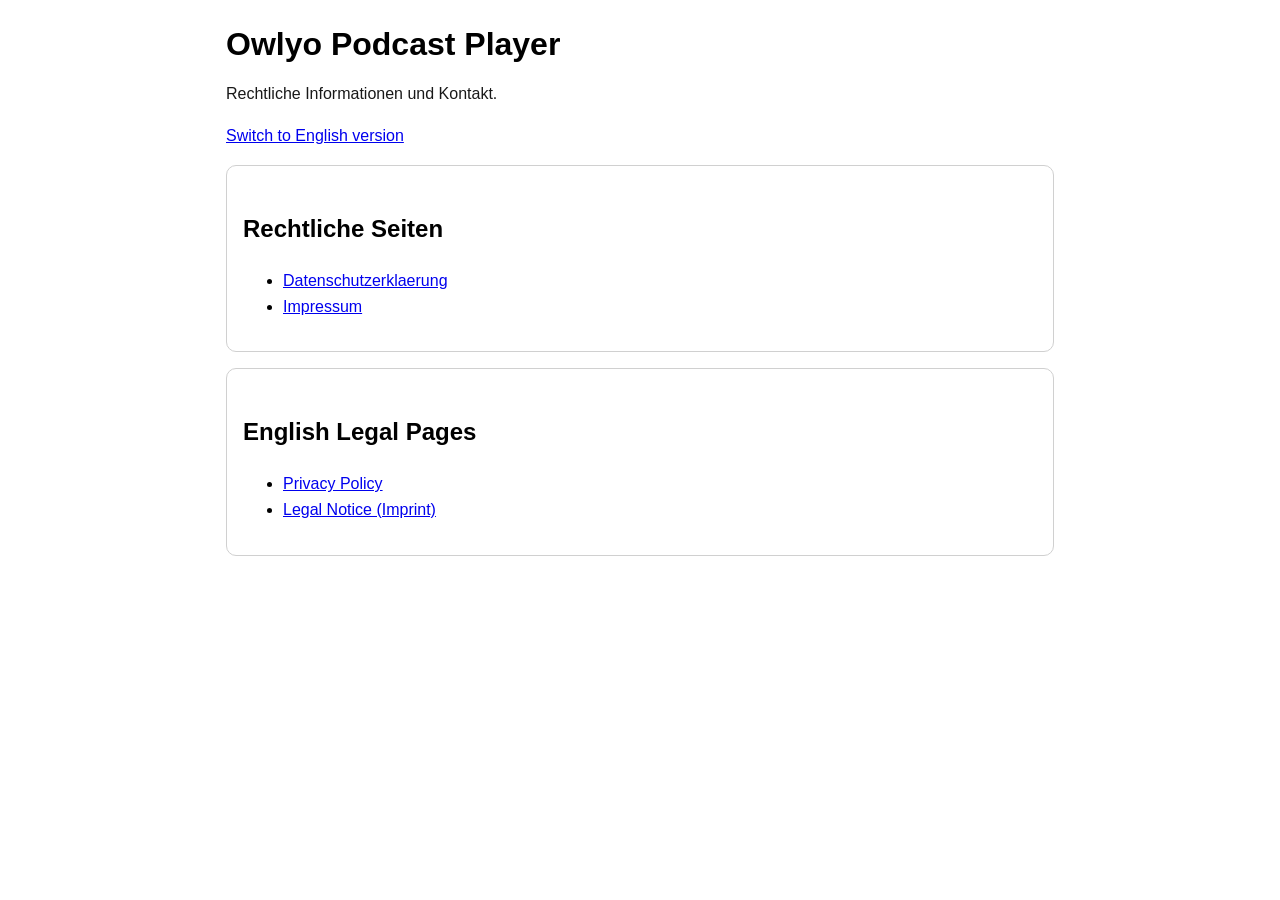
<file: index.html>
<!doctype html>
<html lang="de">
  <head>
    <meta charset="utf-8">
    <meta name="viewport" content="width=device-width, initial-scale=1">
    <title>Owlyo Podcast Player - Rechtliches</title>
    <meta name="description" content="Rechtliche Informationen zu Owlyo Podcast Player">
    <link rel="stylesheet" href="styles.css">
  </head>
  <body>
    <main class="container">
      <h1>Owlyo Podcast Player</h1>
      <p class="lead">Rechtliche Informationen und Kontakt.</p>
      <p class="meta"><a href="index-en.html">Switch to English version</a></p>

      <section class="card">
        <h2>Rechtliche Seiten</h2>
        <ul>
          <li><a href="datenschutz.html">Datenschutzerklaerung</a></li>
          <li><a href="impressum.html">Impressum</a></li>
        </ul>
      </section>

      <section class="card">
        <h2>English Legal Pages</h2>
        <ul>
          <li><a href="privacy-policy.html">Privacy Policy</a></li>
          <li><a href="legal-notice.html">Legal Notice (Imprint)</a></li>
        </ul>
      </section>
    </main>
  </body>
</html>
</file>
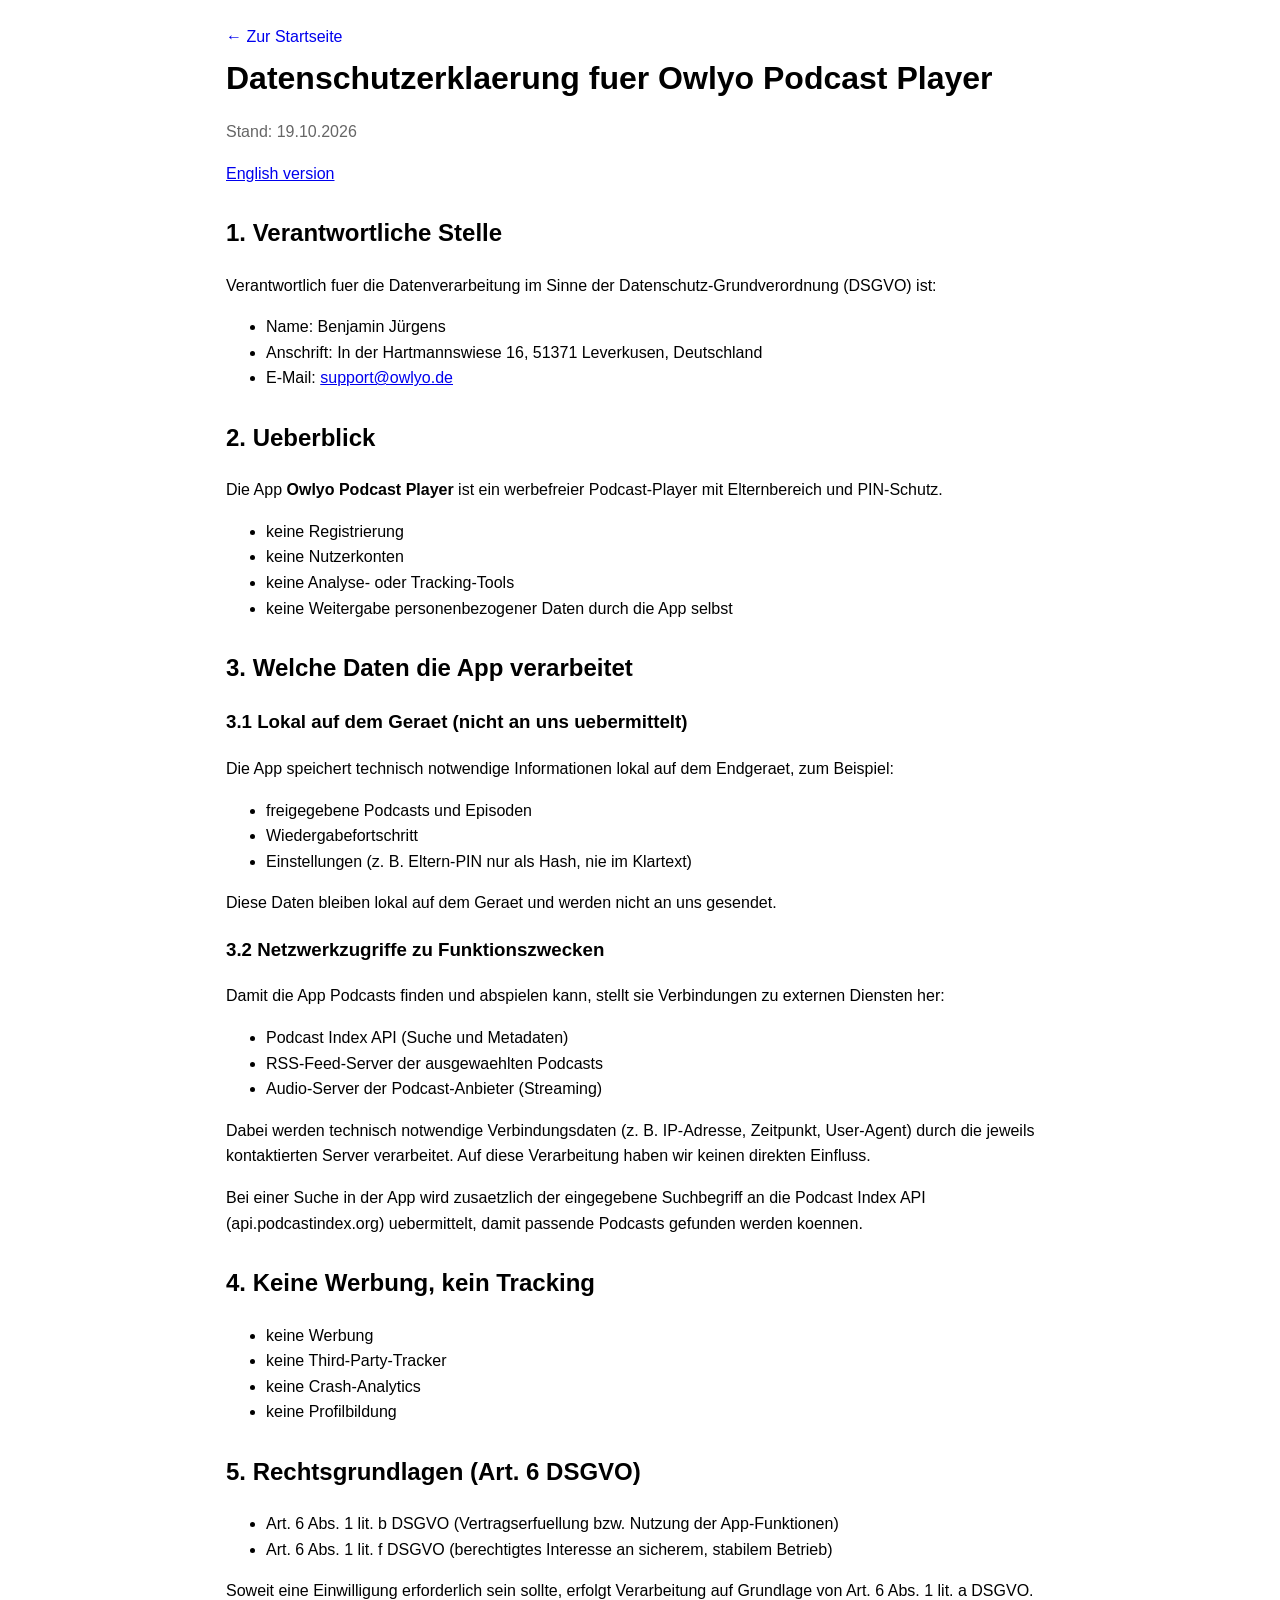
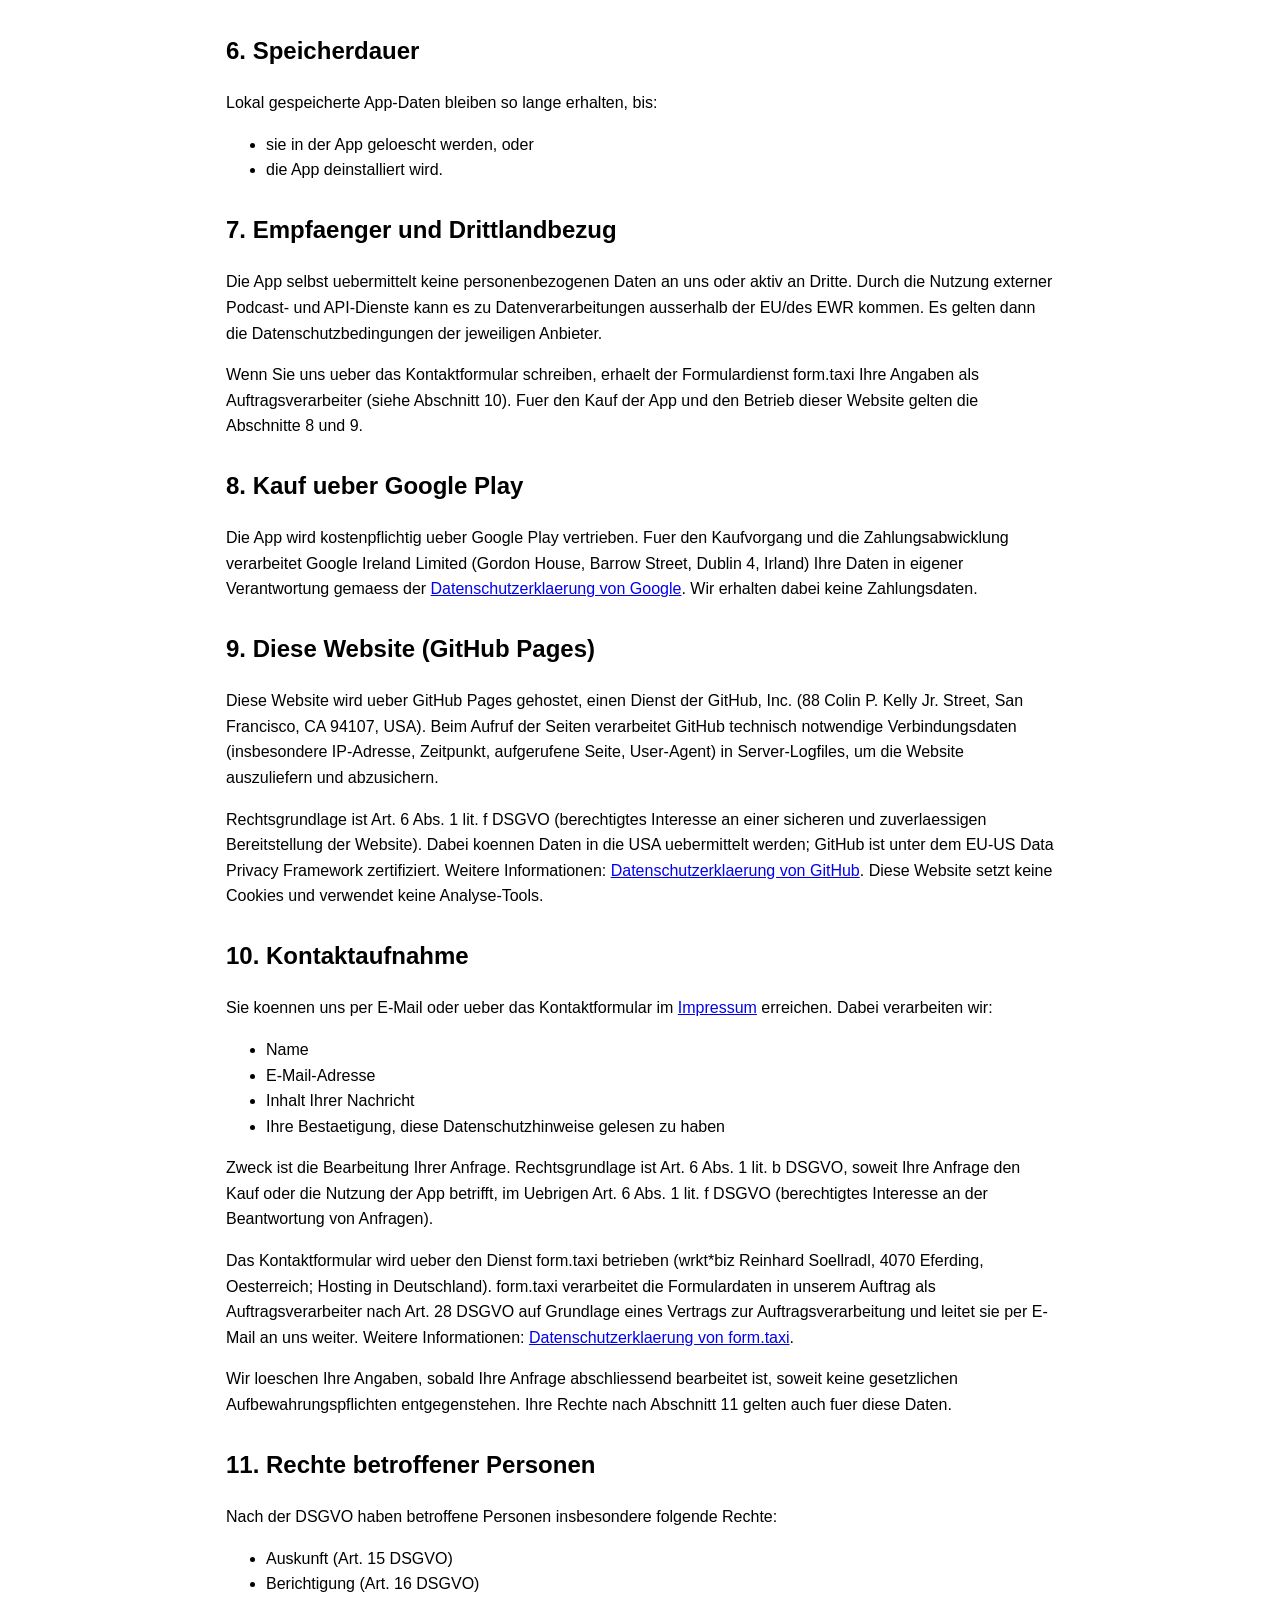
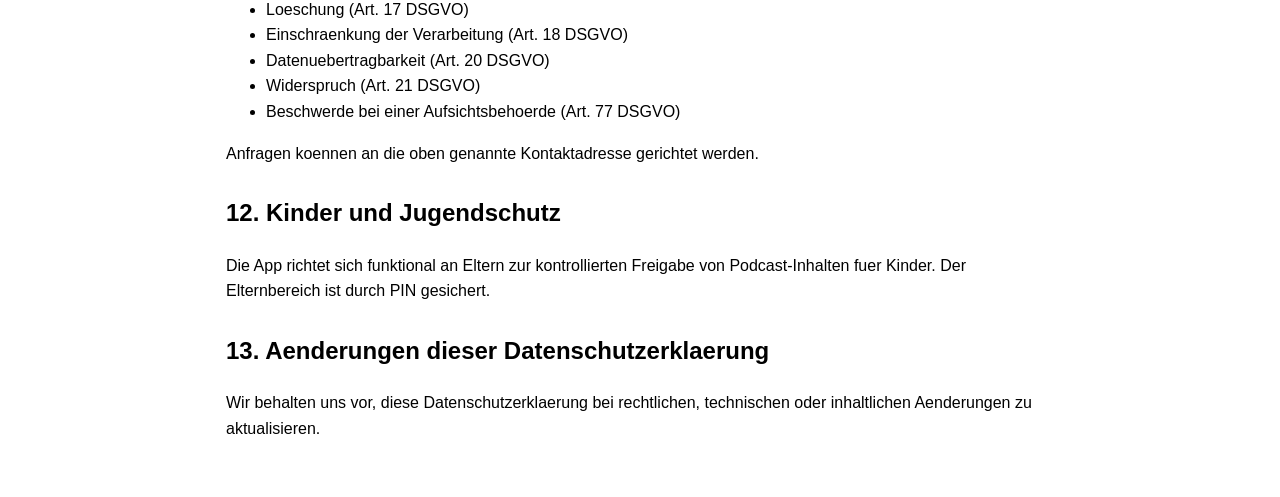
<file: datenschutz.html>
<!doctype html>
<html lang="de">
  <head>
    <meta charset="utf-8">
    <meta name="viewport" content="width=device-width, initial-scale=1">
    <title>Datenschutzerklaerung - Owlyo Podcast Player</title>
    <meta name="description" content="Datenschutzerklaerung von Owlyo Podcast Player">
    <link rel="stylesheet" href="styles.css">
  </head>
  <body>
    <main class="container">
      <a class="back-link" href="index.html">&larr; Zur Startseite</a>
      <h1>Datenschutzerklaerung fuer Owlyo Podcast Player</h1>
      <p class="meta">Stand: 19.10.2026</p>
      <p class="meta"><a href="privacy-policy.html">English version</a></p>

      <h2>1. Verantwortliche Stelle</h2>
      <p>
        Verantwortlich fuer die Datenverarbeitung im Sinne der
        Datenschutz-Grundverordnung (DSGVO) ist:
      </p>
      <ul>
        <li>Name: Benjamin Jürgens</li>
        <li>Anschrift: In der Hartmannswiese 16, 51371 Leverkusen, Deutschland</li>
        <li>E-Mail: <a href="mailto:support@owlyo.de">support@owlyo.de</a></li>
      </ul>

      <h2>2. Ueberblick</h2>
      <p>
        Die App <strong>Owlyo Podcast Player</strong> ist ein werbefreier Podcast-Player
        mit Elternbereich und PIN-Schutz.
      </p>
      <ul>
        <li>keine Registrierung</li>
        <li>keine Nutzerkonten</li>
        <li>keine Analyse- oder Tracking-Tools</li>
        <li>keine Weitergabe personenbezogener Daten durch die App selbst</li>
      </ul>

      <h2>3. Welche Daten die App verarbeitet</h2>
      <h3>3.1 Lokal auf dem Geraet (nicht an uns uebermittelt)</h3>
      <p>
        Die App speichert technisch notwendige Informationen lokal auf dem
        Endgeraet, zum Beispiel:
      </p>
      <ul>
        <li>freigegebene Podcasts und Episoden</li>
        <li>Wiedergabefortschritt</li>
        <li>Einstellungen (z. B. Eltern-PIN nur als Hash, nie im Klartext)</li>
      </ul>
      <p>
        Diese Daten bleiben lokal auf dem Geraet und werden nicht an uns gesendet.
      </p>

      <h3>3.2 Netzwerkzugriffe zu Funktionszwecken</h3>
      <p>
        Damit die App Podcasts finden und abspielen kann, stellt sie Verbindungen
        zu externen Diensten her:
      </p>
      <ul>
        <li>Podcast Index API (Suche und Metadaten)</li>
        <li>RSS-Feed-Server der ausgewaehlten Podcasts</li>
        <li>Audio-Server der Podcast-Anbieter (Streaming)</li>
      </ul>
      <p>
        Dabei werden technisch notwendige Verbindungsdaten (z. B. IP-Adresse,
        Zeitpunkt, User-Agent) durch die jeweils kontaktierten Server verarbeitet.
        Auf diese Verarbeitung haben wir keinen direkten Einfluss.
      </p>
      <p>
        Bei einer Suche in der App wird zusaetzlich der eingegebene Suchbegriff an
        die Podcast Index API (api.podcastindex.org) uebermittelt, damit passende
        Podcasts gefunden werden koennen.
      </p>

      <h2>4. Keine Werbung, kein Tracking</h2>
      <ul>
        <li>keine Werbung</li>
        <li>keine Third-Party-Tracker</li>
        <li>keine Crash-Analytics</li>
        <li>keine Profilbildung</li>
      </ul>

      <h2>5. Rechtsgrundlagen (Art. 6 DSGVO)</h2>
      <ul>
        <li>
          Art. 6 Abs. 1 lit. b DSGVO (Vertragserfuellung bzw. Nutzung der
          App-Funktionen)
        </li>
        <li>
          Art. 6 Abs. 1 lit. f DSGVO (berechtigtes Interesse an sicherem,
          stabilem Betrieb)
        </li>
      </ul>
      <p>
        Soweit eine Einwilligung erforderlich sein sollte, erfolgt Verarbeitung auf
        Grundlage von Art. 6 Abs. 1 lit. a DSGVO.
      </p>

      <h2>6. Speicherdauer</h2>
      <p>Lokal gespeicherte App-Daten bleiben so lange erhalten, bis:</p>
      <ul>
        <li>sie in der App geloescht werden, oder</li>
        <li>die App deinstalliert wird.</li>
      </ul>

      <h2>7. Empfaenger und Drittlandbezug</h2>
      <p>
        Die App selbst uebermittelt keine personenbezogenen Daten an uns oder
        aktiv an Dritte. Durch die Nutzung externer Podcast- und API-Dienste kann
        es zu Datenverarbeitungen ausserhalb der EU/des EWR kommen. Es gelten dann
        die Datenschutzbedingungen der jeweiligen Anbieter.
      </p>
      <p>
        Wenn Sie uns ueber das Kontaktformular schreiben, erhaelt der
        Formulardienst form.taxi Ihre Angaben als Auftragsverarbeiter (siehe
        Abschnitt 10). Fuer den Kauf der App und den Betrieb dieser Website gelten
        die Abschnitte 8 und 9.
      </p>

      <h2>8. Kauf ueber Google Play</h2>
      <p>
        Die App wird kostenpflichtig ueber Google Play vertrieben. Fuer den
        Kaufvorgang und die Zahlungsabwicklung verarbeitet Google Ireland Limited
        (Gordon House, Barrow Street, Dublin 4, Irland) Ihre Daten in eigener
        Verantwortung gemaess der
        <a href="https://policies.google.com/privacy">Datenschutzerklaerung von Google</a>.
        Wir erhalten dabei keine Zahlungsdaten.
      </p>

      <h2>9. Diese Website (GitHub Pages)</h2>
      <p>
        Diese Website wird ueber GitHub Pages gehostet, einen Dienst der GitHub,
        Inc. (88 Colin P. Kelly Jr. Street, San Francisco, CA 94107, USA). Beim
        Aufruf der Seiten verarbeitet GitHub technisch notwendige Verbindungsdaten
        (insbesondere IP-Adresse, Zeitpunkt, aufgerufene Seite, User-Agent) in
        Server-Logfiles, um die Website auszuliefern und abzusichern.
      </p>
      <p>
        Rechtsgrundlage ist Art. 6 Abs. 1 lit. f DSGVO (berechtigtes Interesse an
        einer sicheren und zuverlaessigen Bereitstellung der Website). Dabei
        koennen Daten in die USA uebermittelt werden; GitHub ist unter dem
        EU-US Data Privacy Framework zertifiziert. Weitere Informationen:
        <a href="https://docs.github.com/de/site-policy/privacy-policies/github-general-privacy-statement">Datenschutzerklaerung von GitHub</a>.
        Diese Website setzt keine Cookies und verwendet keine Analyse-Tools.
      </p>

      <!-- tb:privacy-contact -->
      <h2 id="kontaktformular">10. Kontaktaufnahme</h2>
      <p>
        Sie koennen uns per E-Mail oder ueber das Kontaktformular im
        <a href="impressum.html">Impressum</a> erreichen. Dabei verarbeiten wir:
      </p>
      <ul>
        <li>Name</li>
        <li>E-Mail-Adresse</li>
        <li>Inhalt Ihrer Nachricht</li>
        <li>Ihre Bestaetigung, diese Datenschutzhinweise gelesen zu haben</li>
      </ul>
      <p>
        Zweck ist die Bearbeitung Ihrer Anfrage. Rechtsgrundlage ist Art. 6 Abs. 1
        lit. b DSGVO, soweit Ihre Anfrage den Kauf oder die Nutzung der App
        betrifft, im Uebrigen Art. 6 Abs. 1 lit. f DSGVO (berechtigtes Interesse
        an der Beantwortung von Anfragen).
      </p>
      <p>
        Das Kontaktformular wird ueber den Dienst form.taxi betrieben (wrkt*biz
        Reinhard Soellradl, 4070 Eferding, Oesterreich; Hosting in Deutschland).
        form.taxi verarbeitet die Formulardaten in unserem Auftrag als
        Auftragsverarbeiter nach Art. 28 DSGVO auf Grundlage eines Vertrags zur
        Auftragsverarbeitung und leitet sie per E-Mail an uns weiter. Weitere
        Informationen:
        <a href="https://form.taxi/de/privacy">Datenschutzerklaerung von form.taxi</a>.
      </p>
      <p>
        Wir loeschen Ihre Angaben, sobald Ihre Anfrage abschliessend bearbeitet
        ist, soweit keine gesetzlichen Aufbewahrungspflichten entgegenstehen.
        Ihre Rechte nach Abschnitt 11 gelten auch fuer diese Daten.
      </p>

      <h2>11. Rechte betroffener Personen</h2>
      <p>Nach der DSGVO haben betroffene Personen insbesondere folgende Rechte:</p>
      <ul>
        <li>Auskunft (Art. 15 DSGVO)</li>
        <li>Berichtigung (Art. 16 DSGVO)</li>
        <li>Loeschung (Art. 17 DSGVO)</li>
        <li>Einschraenkung der Verarbeitung (Art. 18 DSGVO)</li>
        <li>Datenuebertragbarkeit (Art. 20 DSGVO)</li>
        <li>Widerspruch (Art. 21 DSGVO)</li>
        <li>Beschwerde bei einer Aufsichtsbehoerde (Art. 77 DSGVO)</li>
      </ul>
      <p>Anfragen koennen an die oben genannte Kontaktadresse gerichtet werden.</p>

      <h2>12. Kinder und Jugendschutz</h2>
      <p>
        Die App richtet sich funktional an Eltern zur kontrollierten Freigabe von
        Podcast-Inhalten fuer Kinder. Der Elternbereich ist durch PIN gesichert.
      </p>

      <h2>13. Aenderungen dieser Datenschutzerklaerung</h2>
      <p>
        Wir behalten uns vor, diese Datenschutzerklaerung bei rechtlichen,
        technischen oder inhaltlichen Aenderungen zu aktualisieren.
      </p>
    </main>
  </body>
</html>
</file>
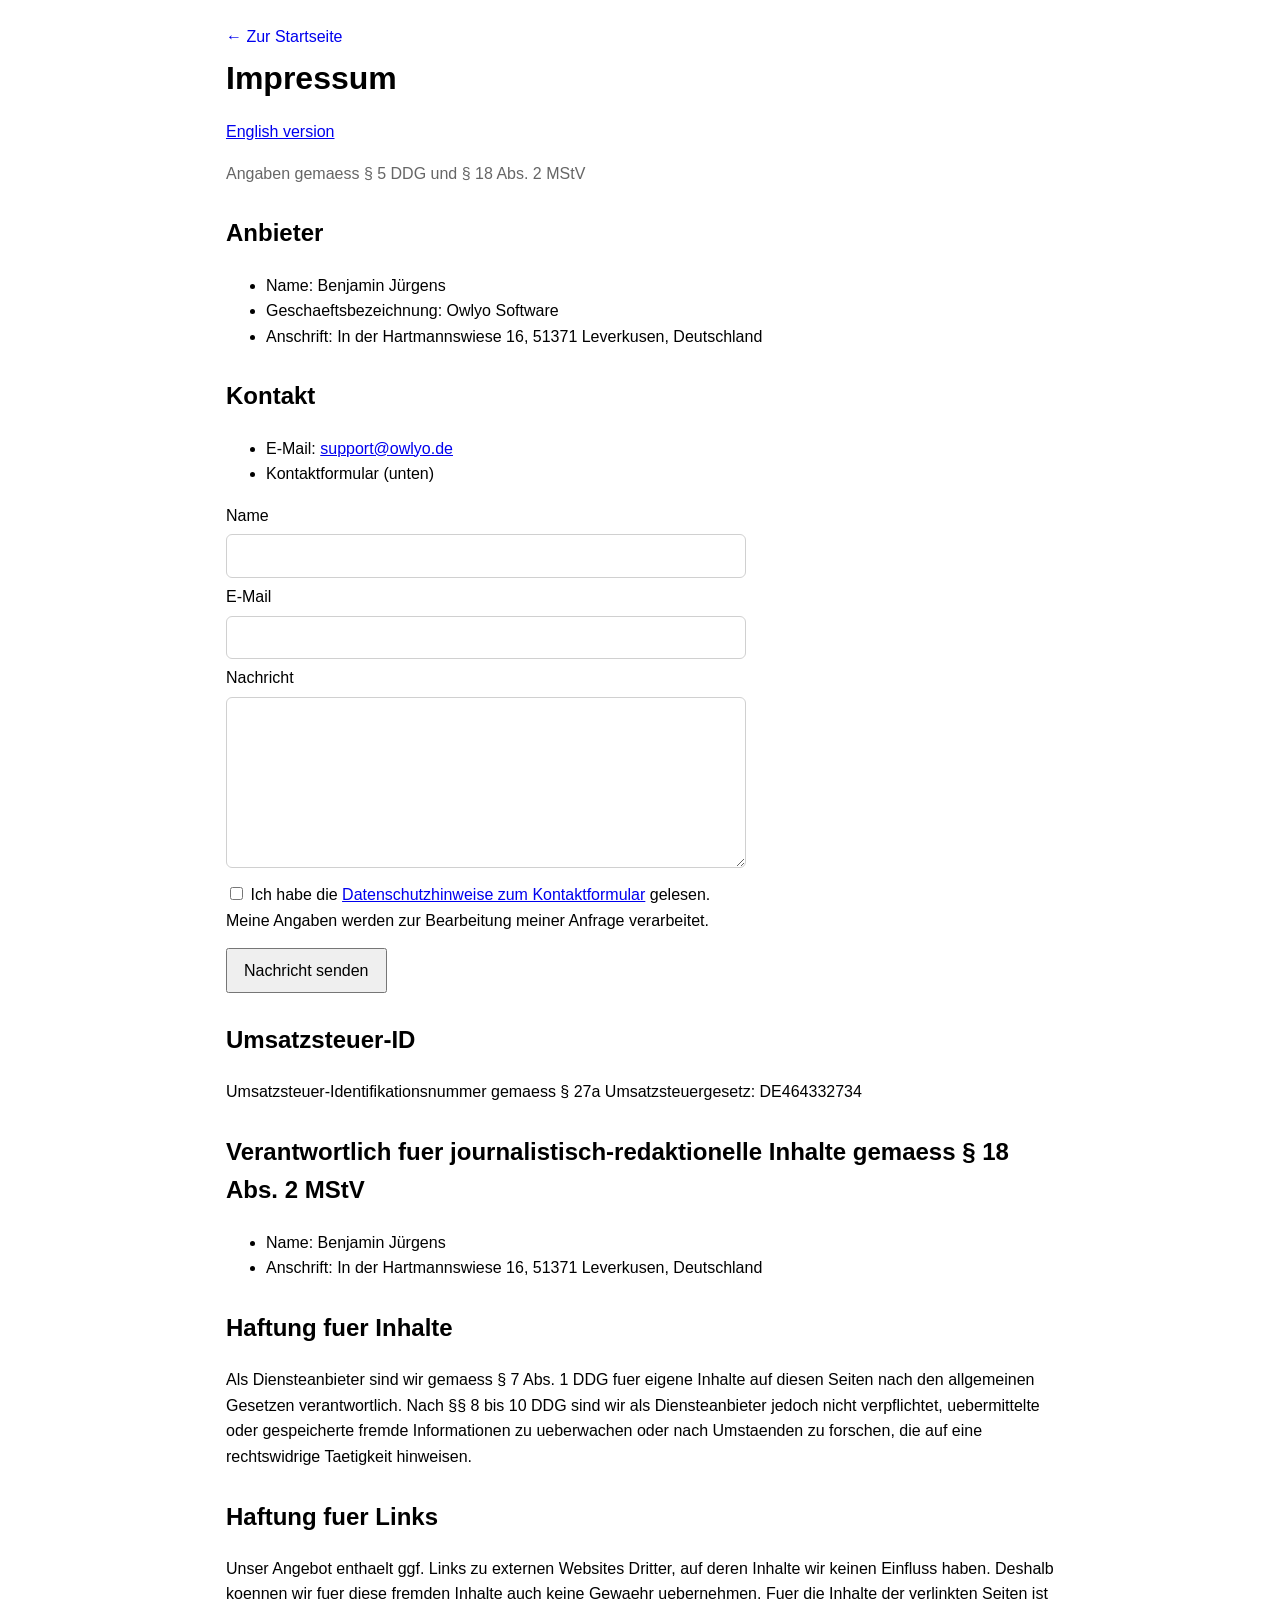
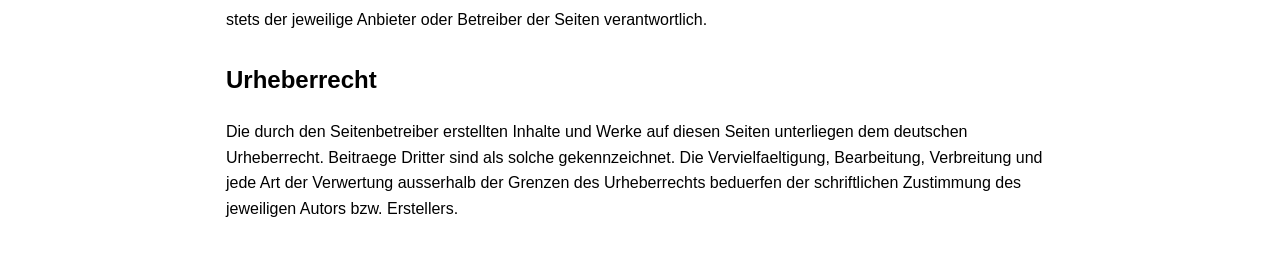
<file: impressum.html>
<!doctype html>
<html lang="de">
  <head>
    <meta charset="utf-8">
    <meta name="viewport" content="width=device-width, initial-scale=1">
    <title>Impressum - Owlyo Podcast Player</title>
    <meta name="description" content="Impressum von Owlyo Podcast Player">
    <link rel="stylesheet" href="styles.css">
  </head>
  <body>
    <main class="container">
      <a class="back-link" href="index.html">&larr; Zur Startseite</a>
      <h1>Impressum</h1>
      <p class="meta"><a href="legal-notice.html">English version</a></p>

      <p class="meta">Angaben gemaess &sect; 5 DDG und &sect; 18 Abs. 2 MStV</p>

      <h2>Anbieter</h2>
      <ul>
        <li>Name: Benjamin Jürgens</li>
        <li>Geschaeftsbezeichnung: Owlyo Software</li>
        <li>Anschrift: In der Hartmannswiese 16, 51371 Leverkusen, Deutschland</li>
      </ul>

      <h2>Kontakt</h2>
      <ul>
        <li>E-Mail: <a href="mailto:support@owlyo.de">support@owlyo.de</a></li>
        <li>Kontaktformular (unten)</li>
      </ul>

      <!-- tb:legal-contact-form -->
      <form class="contact-form" action="https://form.taxi/s/lgwuej81" method="POST">
        <label for="name">Name</label>
        <input id="name" type="text" name="Name" autocomplete="name" required>

        <label for="email">E-Mail</label>
        <input id="email" type="email" name="Email" autocomplete="email" required>

        <label for="message">Nachricht</label>
        <textarea id="message" name="Message" rows="6" required></textarea>

        <label class="consent">
          <input type="checkbox" name="Datenschutz" value="gelesen" required>
          Ich habe die
          <a href="datenschutz.html#kontaktformular">Datenschutzhinweise zum Kontaktformular</a>
          gelesen. Meine Angaben werden zur Bearbeitung meiner Anfrage verarbeitet.
        </label>

        <button type="submit">Nachricht senden</button>
      </form>

      <h2>Umsatzsteuer-ID</h2>
      <p>
        Umsatzsteuer-Identifikationsnummer gemaess &sect; 27a
        Umsatzsteuergesetz: DE464332734
      </p>

      <h2>
        Verantwortlich fuer journalistisch-redaktionelle Inhalte gemaess
        &sect; 18 Abs. 2 MStV
      </h2>
      <ul>
        <li>Name: Benjamin Jürgens</li>
        <li>Anschrift: In der Hartmannswiese 16, 51371 Leverkusen, Deutschland</li>
      </ul>

      <h2>Haftung fuer Inhalte</h2>
      <p>
        Als Diensteanbieter sind wir gemaess &sect; 7 Abs. 1 DDG fuer eigene
        Inhalte auf diesen Seiten nach den allgemeinen Gesetzen verantwortlich.
        Nach &sect;&sect; 8 bis 10 DDG sind wir als Diensteanbieter jedoch nicht
        verpflichtet, uebermittelte oder gespeicherte fremde Informationen zu
        ueberwachen oder nach Umstaenden zu forschen, die auf eine rechtswidrige
        Taetigkeit hinweisen.
      </p>

      <h2>Haftung fuer Links</h2>
      <p>
        Unser Angebot enthaelt ggf. Links zu externen Websites Dritter, auf deren
        Inhalte wir keinen Einfluss haben. Deshalb koennen wir fuer diese fremden
        Inhalte auch keine Gewaehr uebernehmen. Fuer die Inhalte der verlinkten
        Seiten ist stets der jeweilige Anbieter oder Betreiber der Seiten
        verantwortlich.
      </p>

      <h2>Urheberrecht</h2>
      <p>
        Die durch den Seitenbetreiber erstellten Inhalte und Werke auf diesen
        Seiten unterliegen dem deutschen Urheberrecht. Beitraege Dritter sind als
        solche gekennzeichnet. Die Vervielfaeltigung, Bearbeitung, Verbreitung und
        jede Art der Verwertung ausserhalb der Grenzen des Urheberrechts beduerfen
        der schriftlichen Zustimmung des jeweiligen Autors bzw. Erstellers.
      </p>

    </main>
  </body>
</html>
</file>
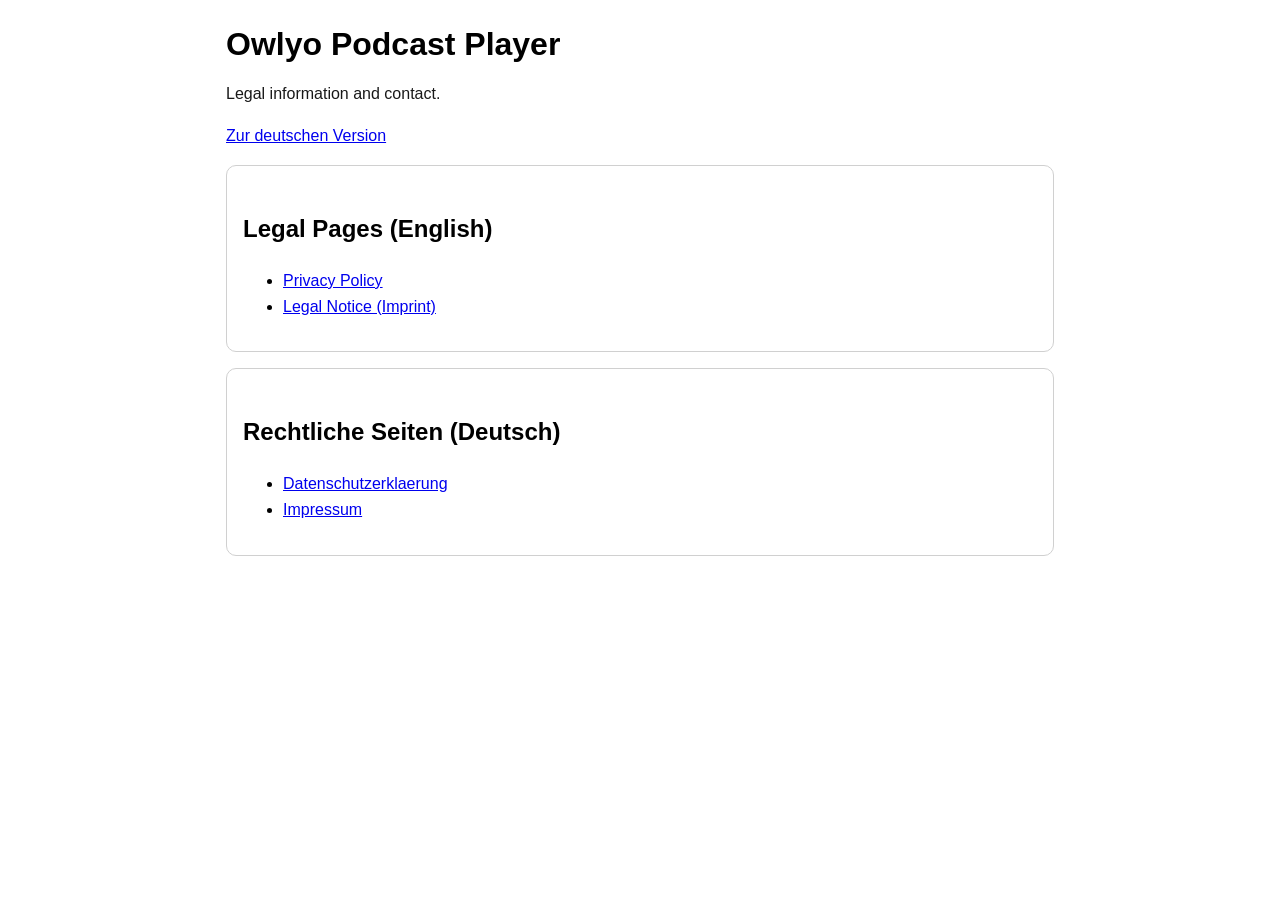
<file: index-en.html>
<!doctype html>
<html lang="en">
  <head>
    <meta charset="utf-8">
    <meta name="viewport" content="width=device-width, initial-scale=1">
    <title>Owlyo Podcast Player - Legal</title>
    <meta name="description" content="Legal information and contact details for Owlyo Podcast Player">
    <link rel="stylesheet" href="styles.css">
  </head>
  <body>
    <main class="container">
      <h1>Owlyo Podcast Player</h1>
      <p class="lead">Legal information and contact.</p>
      <p class="meta"><a href="index.html">Zur deutschen Version</a></p>

      <section class="card">
        <h2>Legal Pages (English)</h2>
        <ul>
          <li><a href="privacy-policy.html">Privacy Policy</a></li>
          <li><a href="legal-notice.html">Legal Notice (Imprint)</a></li>
        </ul>
      </section>

      <section class="card">
        <h2>Rechtliche Seiten (Deutsch)</h2>
        <ul>
          <li><a href="datenschutz.html">Datenschutzerklaerung</a></li>
          <li><a href="impressum.html">Impressum</a></li>
        </ul>
      </section>
    </main>
  </body>
</html>
</file>
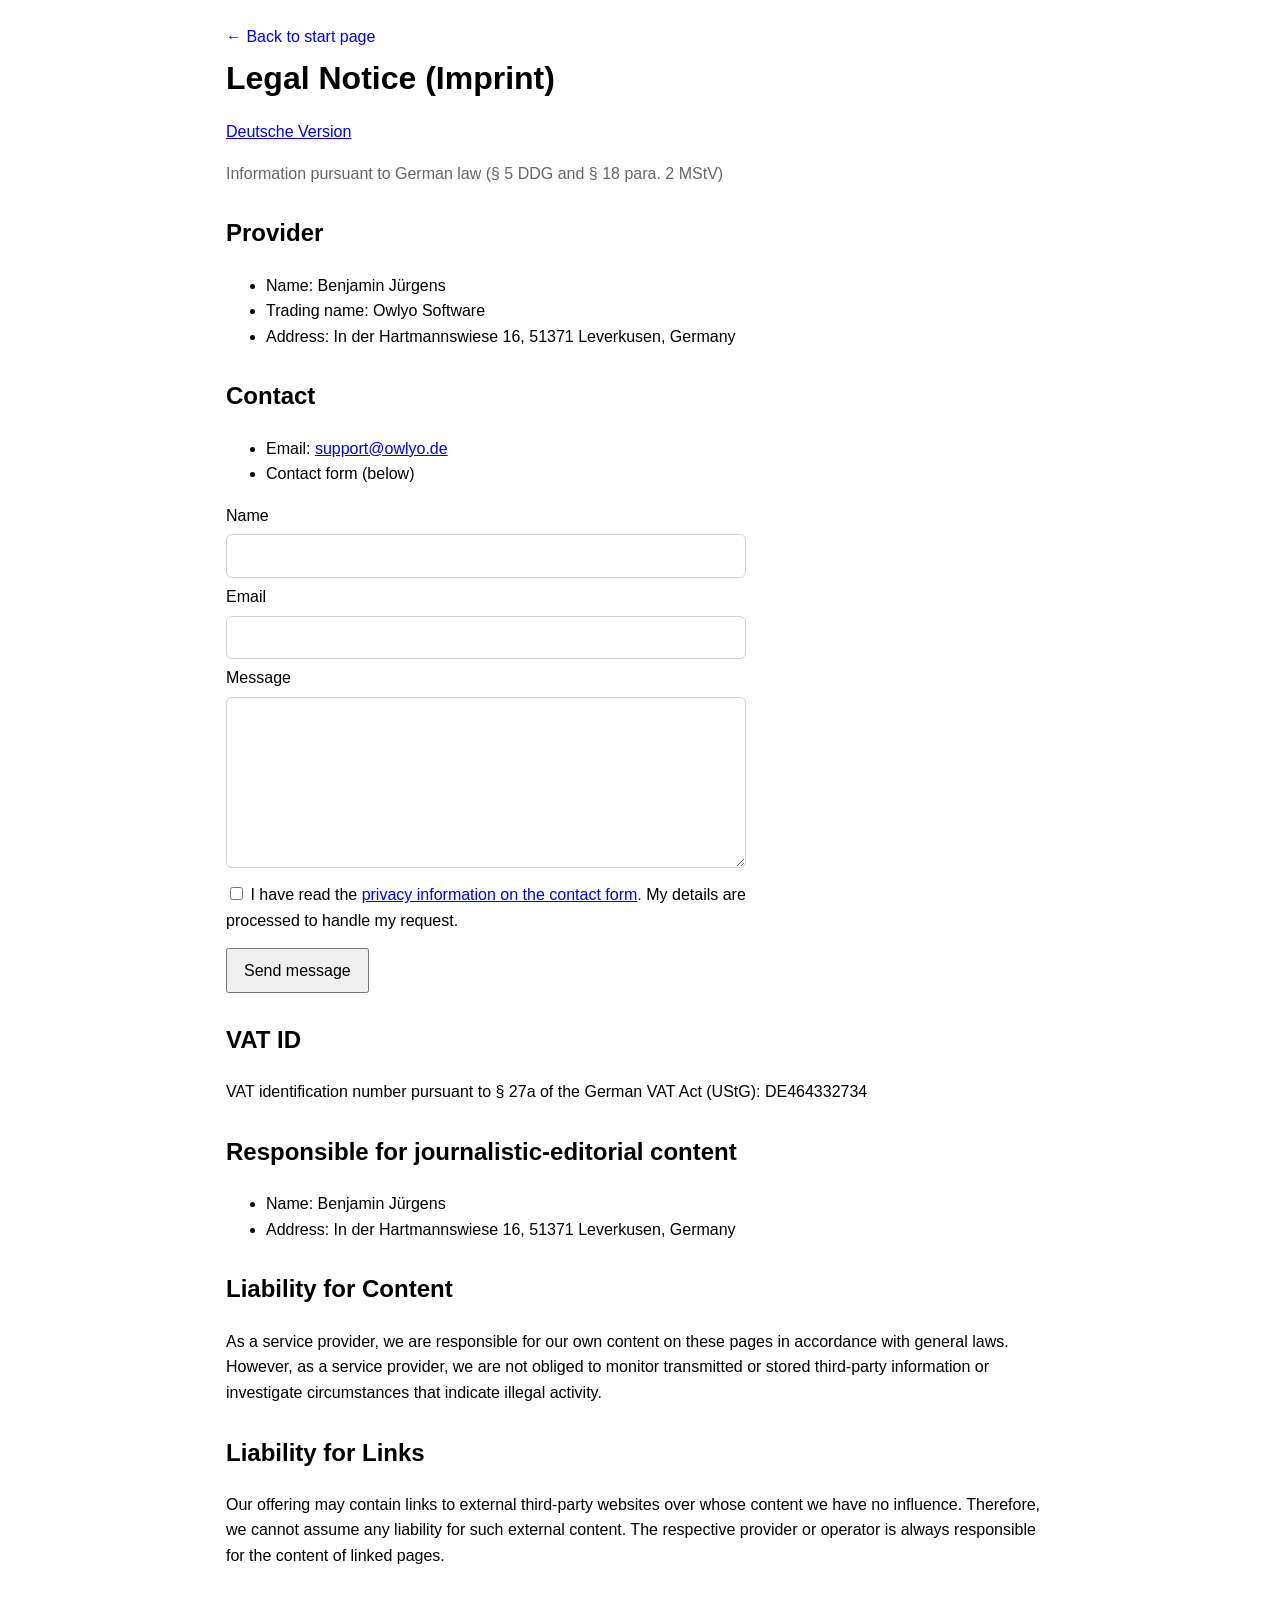
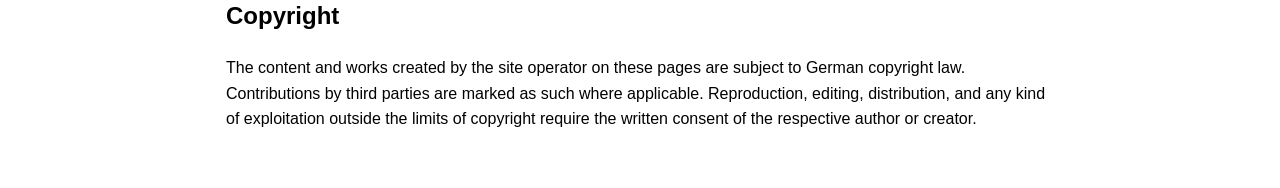
<file: legal-notice.html>
<!doctype html>
<html lang="en">
  <head>
    <meta charset="utf-8">
    <meta name="viewport" content="width=device-width, initial-scale=1">
    <title>Legal Notice - Owlyo Podcast Player</title>
    <meta name="description" content="Legal notice for Owlyo Podcast Player">
    <link rel="stylesheet" href="styles.css">
  </head>
  <body>
    <main class="container">
      <a class="back-link" href="index-en.html">&larr; Back to start page</a>
      <h1>Legal Notice (Imprint)</h1>
      <p class="meta"><a href="impressum.html">Deutsche Version</a></p>

      <p class="meta">
        Information pursuant to German law (&sect; 5 DDG and &sect; 18 para. 2 MStV)
      </p>

      <h2>Provider</h2>
      <ul>
        <li>Name: Benjamin Jürgens</li>
        <li>Trading name: Owlyo Software</li>
        <li>Address: In der Hartmannswiese 16, 51371 Leverkusen, Germany</li>
      </ul>

      <h2>Contact</h2>
      <ul>
        <li>Email: <a href="mailto:support@owlyo.de">support@owlyo.de</a></li>
        <li>Contact form (below)</li>
      </ul>

      <!-- tb:legal-contact-form -->
      <form class="contact-form" action="https://form.taxi/s/lgwuej81" method="POST">
        <label for="name">Name</label>
        <input id="name" type="text" name="Name" autocomplete="name" required>

        <label for="email">Email</label>
        <input id="email" type="email" name="Email" autocomplete="email" required>

        <label for="message">Message</label>
        <textarea id="message" name="Message" rows="6" required></textarea>

        <label class="consent">
          <input type="checkbox" name="Privacy" value="read" required>
          I have read the
          <a href="privacy-policy.html#contact-form">privacy information on the contact form</a>.
          My details are processed to handle my request.
        </label>

        <button type="submit">Send message</button>
      </form>

      <h2>VAT ID</h2>
      <p>
        VAT identification number pursuant to &sect; 27a of the German VAT Act
        (UStG): DE464332734
      </p>

      <h2>Responsible for journalistic-editorial content</h2>
      <ul>
        <li>Name: Benjamin Jürgens</li>
        <li>Address: In der Hartmannswiese 16, 51371 Leverkusen, Germany</li>
      </ul>

      <h2>Liability for Content</h2>
      <p>
        As a service provider, we are responsible for our own content on these
        pages in accordance with general laws. However, as a service provider, we
        are not obliged to monitor transmitted or stored third-party information or
        investigate circumstances that indicate illegal activity.
      </p>

      <h2>Liability for Links</h2>
      <p>
        Our offering may contain links to external third-party websites over whose
        content we have no influence. Therefore, we cannot assume any liability for
        such external content. The respective provider or operator is always
        responsible for the content of linked pages.
      </p>

      <h2>Copyright</h2>
      <p>
        The content and works created by the site operator on these pages are
        subject to German copyright law. Contributions by third parties are marked
        as such where applicable. Reproduction, editing, distribution, and any kind
        of exploitation outside the limits of copyright require the written consent
        of the respective author or creator.
      </p>

    </main>
  </body>
</html>
</file>
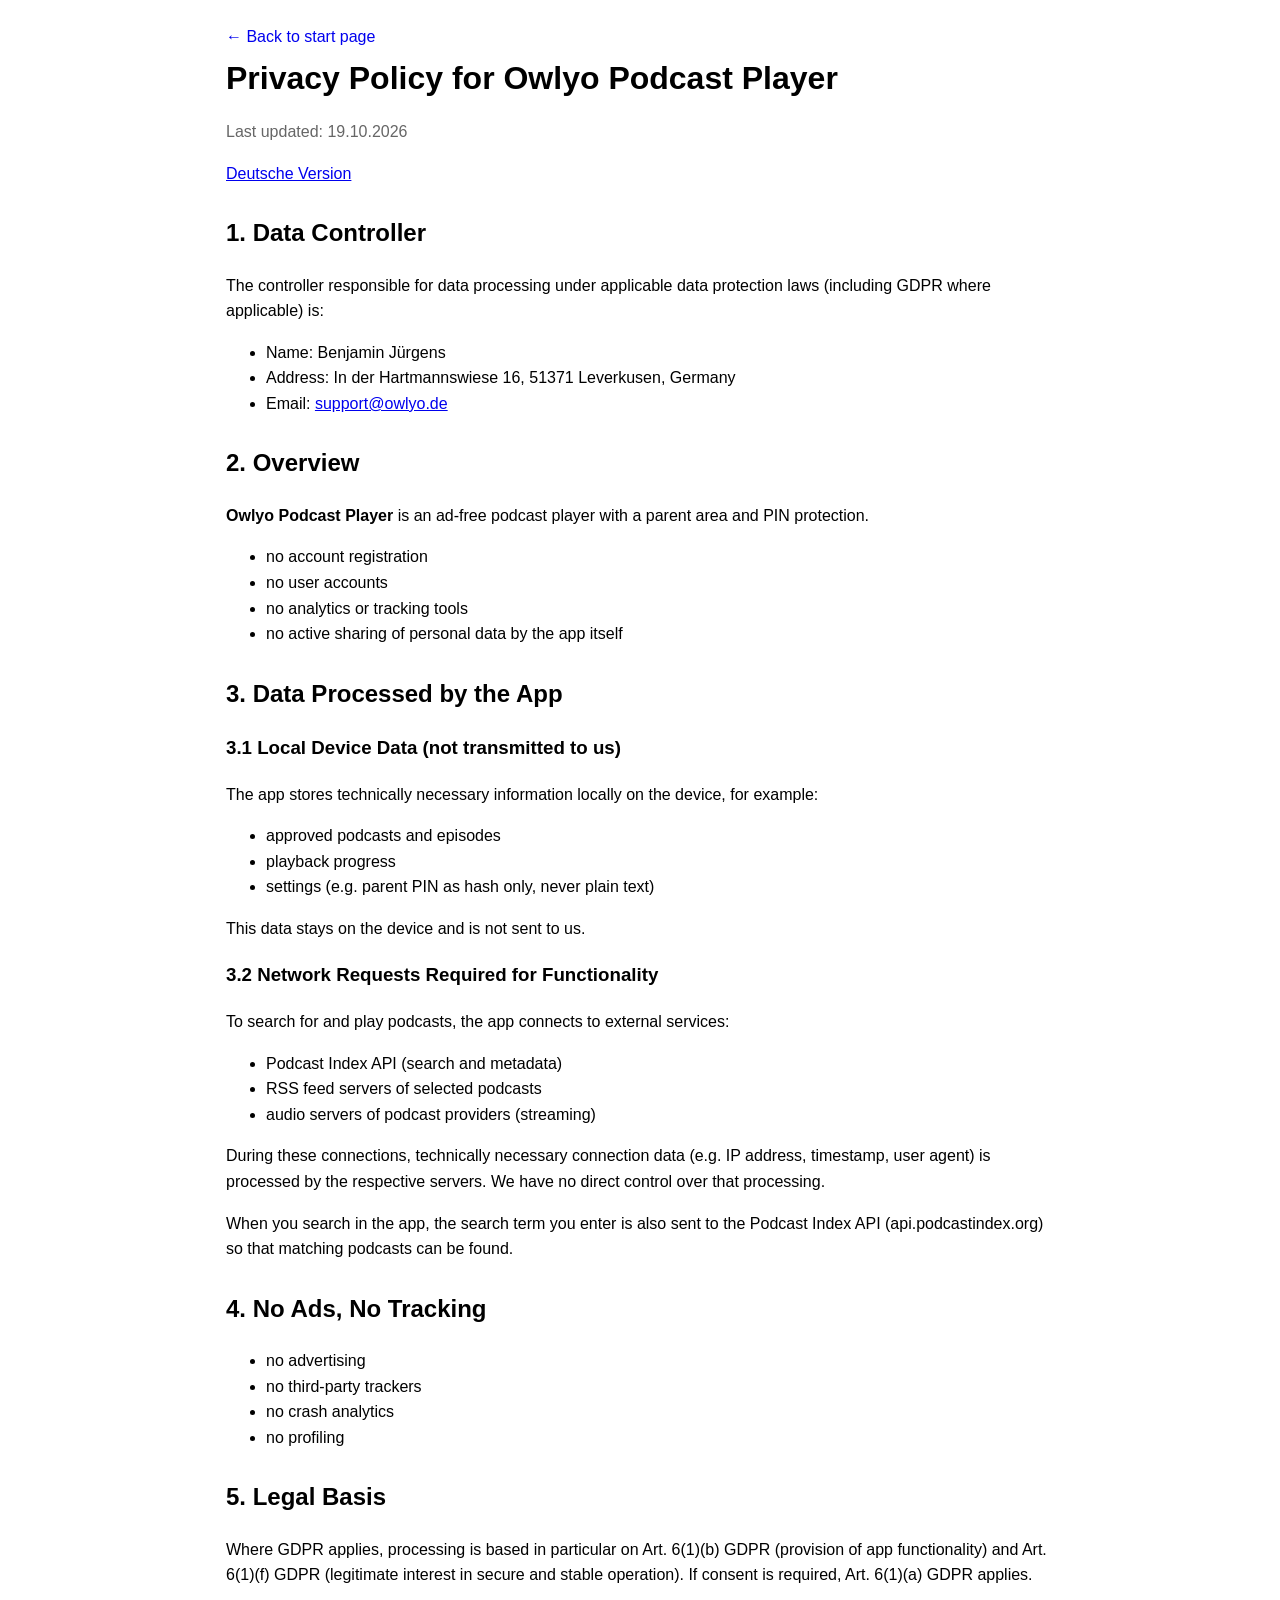
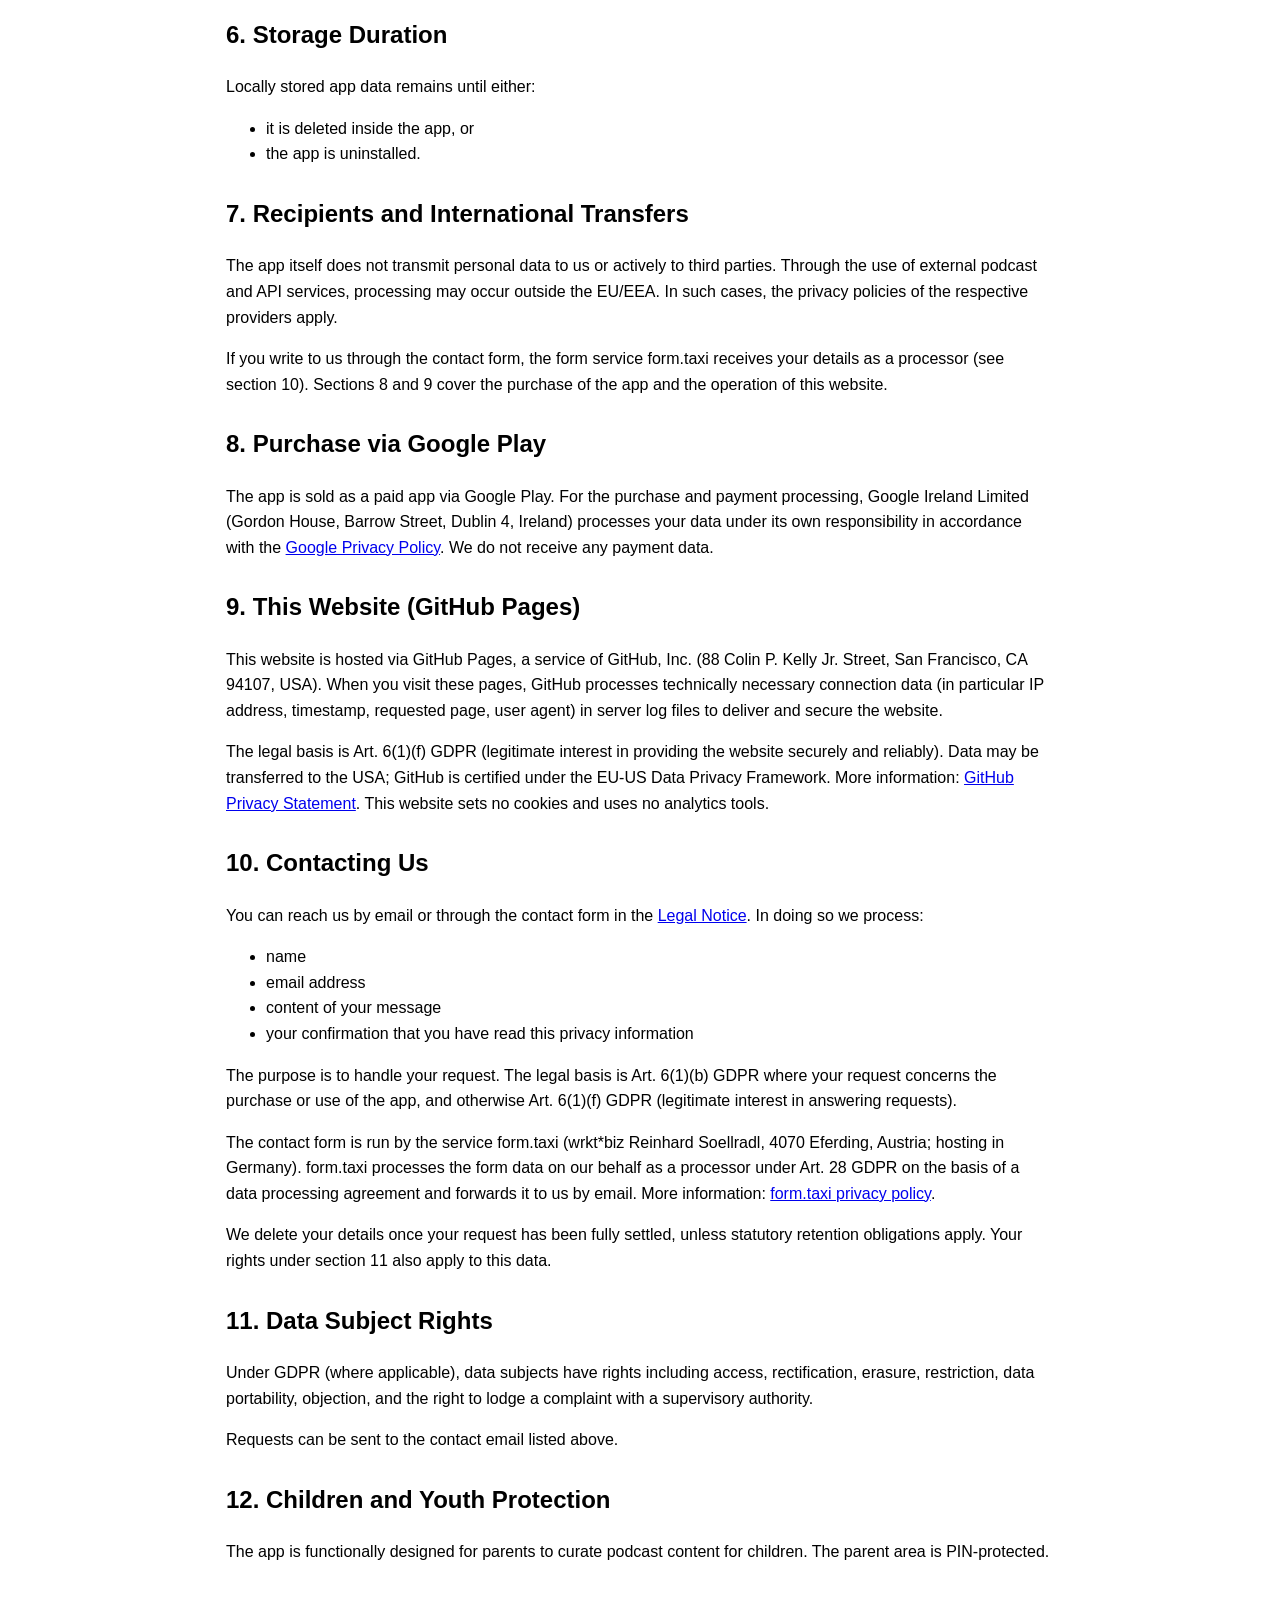
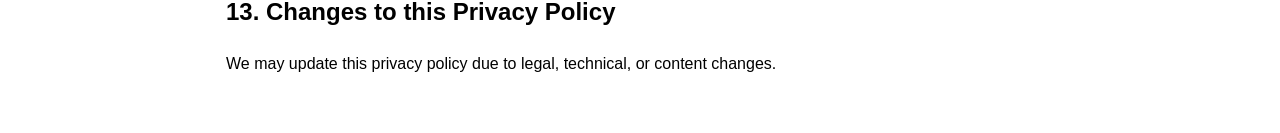
<file: privacy-policy.html>
<!doctype html>
<html lang="en">
  <head>
    <meta charset="utf-8">
    <meta name="viewport" content="width=device-width, initial-scale=1">
    <title>Privacy Policy - Owlyo Podcast Player</title>
    <meta name="description" content="Privacy policy for Owlyo Podcast Player">
    <link rel="stylesheet" href="styles.css">
  </head>
  <body>
    <main class="container">
      <a class="back-link" href="index-en.html">&larr; Back to start page</a>
      <h1>Privacy Policy for Owlyo Podcast Player</h1>
      <p class="meta">Last updated: 19.10.2026</p>
      <p class="meta"><a href="datenschutz.html">Deutsche Version</a></p>

      <h2>1. Data Controller</h2>
      <p>
        The controller responsible for data processing under applicable data
        protection laws (including GDPR where applicable) is:
      </p>
      <ul>
        <li>Name: Benjamin Jürgens</li>
        <li>Address: In der Hartmannswiese 16, 51371 Leverkusen, Germany</li>
        <li>Email: <a href="mailto:support@owlyo.de">support@owlyo.de</a></li>
      </ul>

      <h2>2. Overview</h2>
      <p>
        <strong>Owlyo Podcast Player</strong> is an ad-free podcast player with a
        parent area and PIN protection.
      </p>
      <ul>
        <li>no account registration</li>
        <li>no user accounts</li>
        <li>no analytics or tracking tools</li>
        <li>no active sharing of personal data by the app itself</li>
      </ul>

      <h2>3. Data Processed by the App</h2>
      <h3>3.1 Local Device Data (not transmitted to us)</h3>
      <p>
        The app stores technically necessary information locally on the device,
        for example:
      </p>
      <ul>
        <li>approved podcasts and episodes</li>
        <li>playback progress</li>
        <li>settings (e.g. parent PIN as hash only, never plain text)</li>
      </ul>
      <p>This data stays on the device and is not sent to us.</p>

      <h3>3.2 Network Requests Required for Functionality</h3>
      <p>
        To search for and play podcasts, the app connects to external services:
      </p>
      <ul>
        <li>Podcast Index API (search and metadata)</li>
        <li>RSS feed servers of selected podcasts</li>
        <li>audio servers of podcast providers (streaming)</li>
      </ul>
      <p>
        During these connections, technically necessary connection data (e.g. IP
        address, timestamp, user agent) is processed by the respective servers. We
        have no direct control over that processing.
      </p>
      <p>
        When you search in the app, the search term you enter is also sent to the
        Podcast Index API (api.podcastindex.org) so that matching podcasts can be
        found.
      </p>

      <h2>4. No Ads, No Tracking</h2>
      <ul>
        <li>no advertising</li>
        <li>no third-party trackers</li>
        <li>no crash analytics</li>
        <li>no profiling</li>
      </ul>

      <h2>5. Legal Basis</h2>
      <p>
        Where GDPR applies, processing is based in particular on Art. 6(1)(b)
        GDPR (provision of app functionality) and Art. 6(1)(f) GDPR (legitimate
        interest in secure and stable operation). If consent is required, Art.
        6(1)(a) GDPR applies.
      </p>

      <h2>6. Storage Duration</h2>
      <p>Locally stored app data remains until either:</p>
      <ul>
        <li>it is deleted inside the app, or</li>
        <li>the app is uninstalled.</li>
      </ul>

      <h2>7. Recipients and International Transfers</h2>
      <p>
        The app itself does not transmit personal data to us or actively to third
        parties. Through the use of external podcast and API services, processing
        may occur outside the EU/EEA. In such cases, the privacy policies of the
        respective providers apply.
      </p>
      <p>
        If you write to us through the contact form, the form service form.taxi
        receives your details as a processor (see section 10). Sections 8 and 9
        cover the purchase of the app and the operation of this website.
      </p>

      <h2>8. Purchase via Google Play</h2>
      <p>
        The app is sold as a paid app via Google Play. For the purchase and payment
        processing, Google Ireland Limited (Gordon House, Barrow Street, Dublin 4,
        Ireland) processes your data under its own responsibility in accordance
        with the <a href="https://policies.google.com/privacy">Google Privacy Policy</a>.
        We do not receive any payment data.
      </p>

      <h2>9. This Website (GitHub Pages)</h2>
      <p>
        This website is hosted via GitHub Pages, a service of GitHub, Inc. (88
        Colin P. Kelly Jr. Street, San Francisco, CA 94107, USA). When you visit
        these pages, GitHub processes technically necessary connection data (in
        particular IP address, timestamp, requested page, user agent) in server
        log files to deliver and secure the website.
      </p>
      <p>
        The legal basis is Art. 6(1)(f) GDPR (legitimate interest in providing the
        website securely and reliably). Data may be transferred to the USA; GitHub
        is certified under the EU-US Data Privacy Framework. More information:
        <a href="https://docs.github.com/en/site-policy/privacy-policies/github-general-privacy-statement">GitHub Privacy Statement</a>.
        This website sets no cookies and uses no analytics tools.
      </p>

      <!-- tb:privacy-contact -->
      <h2 id="contact-form">10. Contacting Us</h2>
      <p>
        You can reach us by email or through the contact form in the
        <a href="legal-notice.html">Legal Notice</a>. In doing so we process:
      </p>
      <ul>
        <li>name</li>
        <li>email address</li>
        <li>content of your message</li>
        <li>your confirmation that you have read this privacy information</li>
      </ul>
      <p>
        The purpose is to handle your request. The legal basis is Art. 6(1)(b)
        GDPR where your request concerns the purchase or use of the app, and
        otherwise Art. 6(1)(f) GDPR (legitimate interest in answering requests).
      </p>
      <p>
        The contact form is run by the service form.taxi (wrkt*biz Reinhard
        Soellradl, 4070 Eferding, Austria; hosting in Germany). form.taxi processes
        the form data on our behalf as a processor under Art. 28 GDPR on the basis
        of a data processing agreement and forwards it to us by email. More
        information: <a href="https://form.taxi/en/privacy">form.taxi privacy policy</a>.
      </p>
      <p>
        We delete your details once your request has been fully settled, unless
        statutory retention obligations apply. Your rights under section 11 also
        apply to this data.
      </p>

      <h2>11. Data Subject Rights</h2>
      <p>
        Under GDPR (where applicable), data subjects have rights including access,
        rectification, erasure, restriction, data portability, objection, and the
        right to lodge a complaint with a supervisory authority.
      </p>
      <p>Requests can be sent to the contact email listed above.</p>

      <h2>12. Children and Youth Protection</h2>
      <p>
        The app is functionally designed for parents to curate podcast content for
        children. The parent area is PIN-protected.
      </p>

      <h2>13. Changes to this Privacy Policy</h2>
      <p>
        We may update this privacy policy due to legal, technical, or content
        changes.
      </p>
    </main>
  </body>
</html>
</file>
<file: styles.css>
:root {
  color-scheme: light dark;
}

* {
  box-sizing: border-box;
}

body {
  margin: 0;
  font-family: Inter, Segoe UI, Arial, sans-serif;
  line-height: 1.6;
}

.container {
  max-width: 860px;
  margin: 0 auto;
  padding: 24px 16px 40px;
}

h1 {
  margin-top: 0;
  line-height: 1.25;
}

h2 {
  margin-top: 1.75rem;
}

.lead {
  margin-top: -0.25rem;
  opacity: 0.9;
}

.meta {
  color: #666;
}

.card {
  border: 1px solid #d0d0d0;
  border-radius: 10px;
  padding: 16px;
  margin-top: 16px;
}

.back-link {
  display: inline-block;
  margin-bottom: 8px;
  text-decoration: none;
}

code {
  padding: 0.1em 0.35em;
  border-radius: 4px;
  background: rgba(127, 127, 127, 0.14);
}

.contact-form {
  display: grid;
  gap: 6px;
  max-width: 520px;
  margin-top: 12px;
}

.contact-form input[type="text"],
.contact-form input[type="email"],
.contact-form textarea {
  font: inherit;
  padding: 8px;
  border: 1px solid #d0d0d0;
  border-radius: 6px;
}

.contact-form .consent {
  margin-top: 8px;
}

.contact-form button {
  justify-self: start;
  margin-top: 8px;
  padding: 8px 16px;
  font: inherit;
  cursor: pointer;
}

.small-note {
  margin-top: 2rem;
  font-size: 0.95rem;
  opacity: 0.88;
}
</file>
